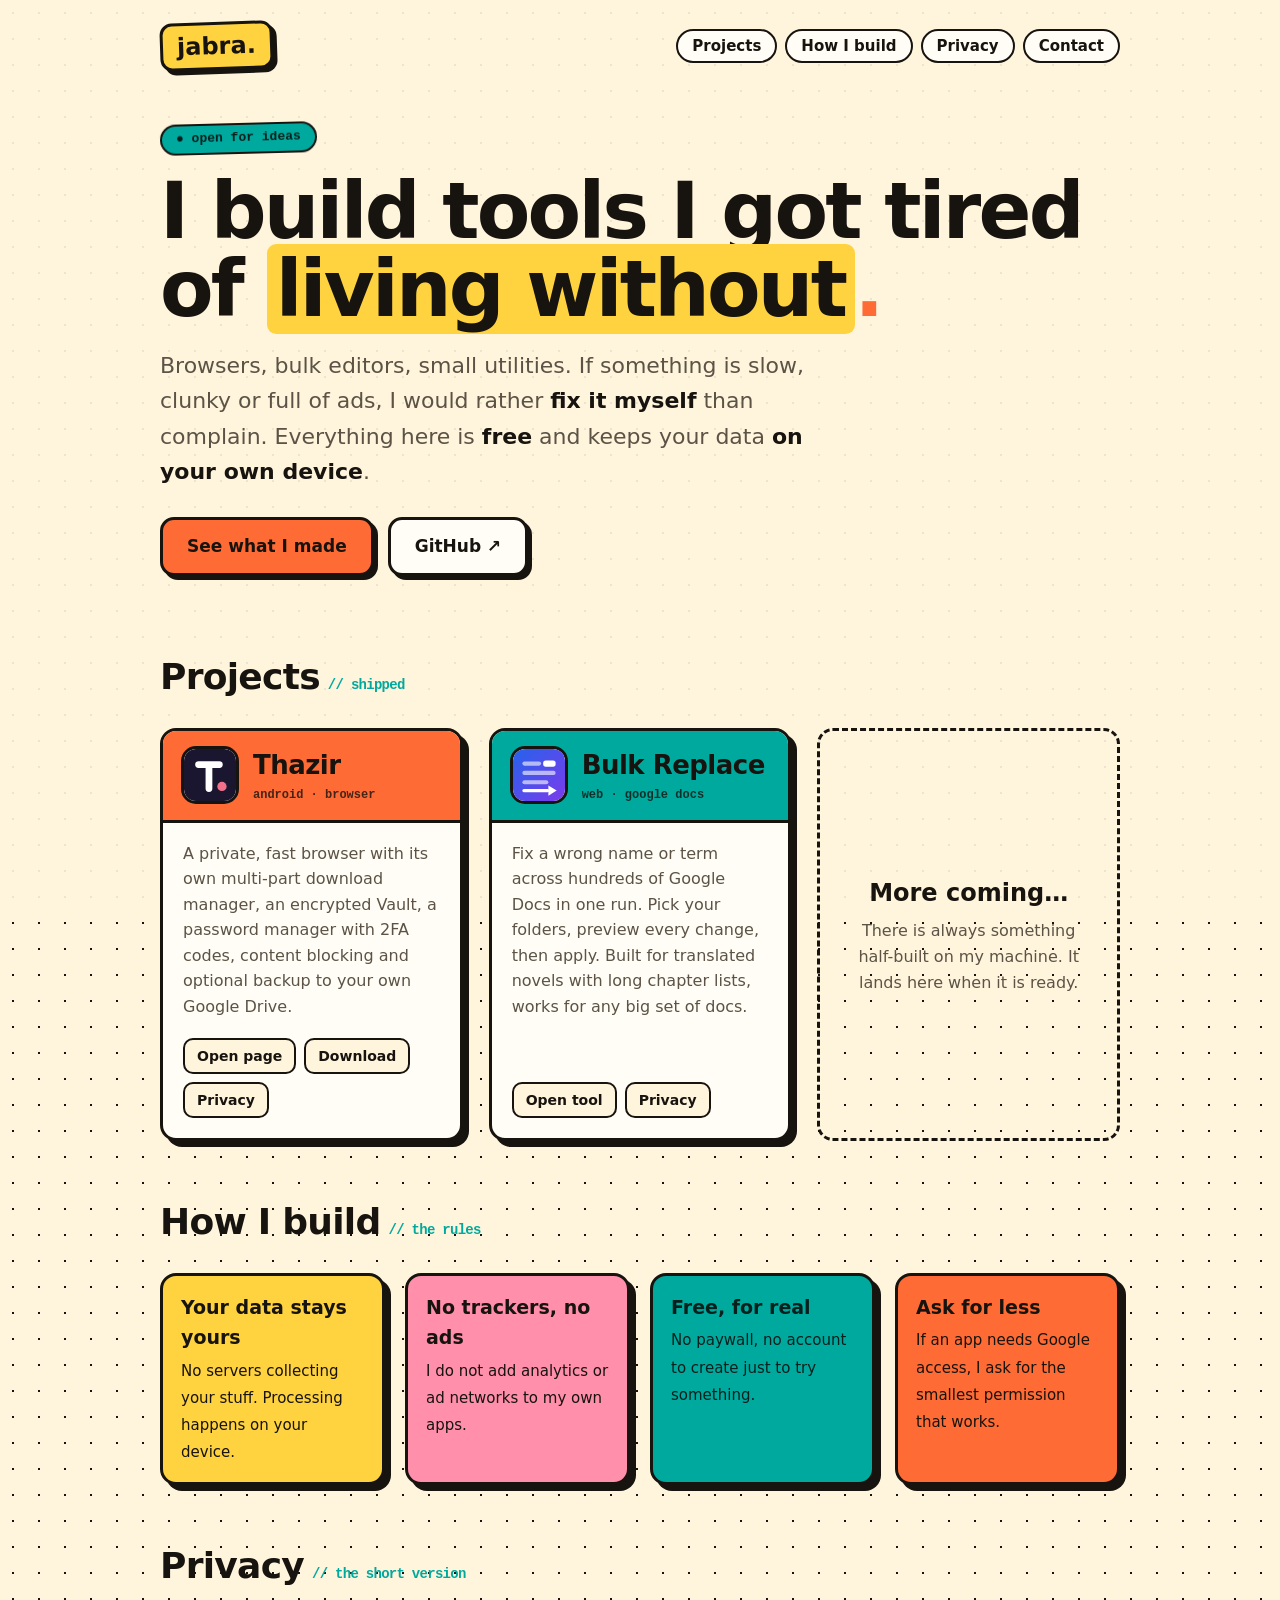
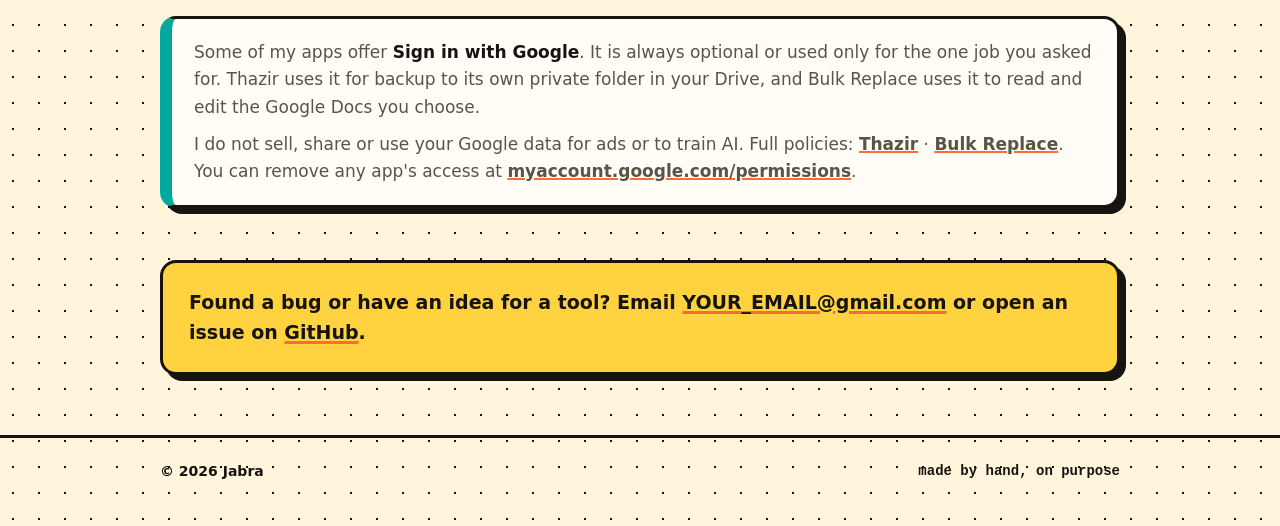
<file: index.html>
<!DOCTYPE html>
<html lang="en">
<head>
<meta charset="utf-8">
<meta name="viewport" content="width=device-width,initial-scale=1,viewport-fit=cover">
<title>Jabra: I build tools I got tired of living without</title>
<meta name="description" content="Jabra's corner of the internet: Thazir, a private Android browser, Bulk Replace, a bulk find-and-replace for Google Docs, and whatever I build next.">
<link rel="icon" href="data:image/svg+xml,%3Csvg xmlns='http://www.w3.org/2000/svg' viewBox='0 0 100 100'%3E%3Crect width='100' height='100' rx='24' fill='%23ff6b35'/%3E%3Cpath d='M28 30h40M48 30v44' stroke='white' stroke-width='12' stroke-linecap='round'/%3E%3C/svg%3E">
<style>
:root{--paper:#fff4dc;--card:#fffdf6;--ink:#17130f;--mut:#5c5346;--or:#ff6b35;--tl:#00a99d;--yl:#ffd23f;--pk:#ff8fab;--sh:6px 6px 0 var(--ink)}
@media(prefers-color-scheme:dark){:root{--paper:#15120e;--card:#1f1a14;--ink:#f6ead2;--mut:#b8ab94;--or:#ff7a45;--tl:#2dd4c4;--yl:#ffd23f;--pk:#ff8fab;--sh:6px 6px 0 #000}}
*{box-sizing:border-box}
html{scroll-behavior:smooth}
body{margin:0;background:var(--paper);color:var(--ink);font:17px/1.6 "Trebuchet MS",system-ui,-apple-system,"Segoe UI",Roboto,Arial,sans-serif;padding:env(safe-area-inset-top) 0 env(safe-area-inset-bottom);
background-image:radial-gradient(var(--ink) 1px,transparent 1.2px);background-size:26px 26px;background-position:0 0;background-attachment:local}
body::before{content:"";position:fixed;inset:0;background:var(--paper);opacity:.93;z-index:-1}
a{color:inherit}
.w{max-width:1000px;margin:0 auto;padding:0 20px}
.mono{font-family:ui-monospace,SFMono-Regular,Menlo,Consolas,"Liberation Mono",monospace}
.box{background:var(--card);border:3px solid var(--ink);border-radius:16px;box-shadow:var(--sh)}
nav{display:flex;justify-content:space-between;align-items:center;gap:12px;flex-wrap:wrap;padding:22px 0 8px}
.brand{font-weight:900;font-size:24px;text-decoration:none;background:var(--yl);color:#17130f;border:3px solid var(--ink);border-radius:12px;padding:2px 14px;box-shadow:4px 4px 0 var(--ink);transform:rotate(-2deg);display:inline-block}
nav .links{display:flex;gap:8px;flex-wrap:wrap}
nav .links a{font-weight:700;font-size:15px;text-decoration:none;border:2.5px solid var(--ink);border-radius:999px;padding:3px 14px;background:var(--card)}
nav .links a:hover{background:var(--or);color:#17130f}
.hero{padding:44px 0 26px}
.sticker{display:inline-block;font-size:13px;font-weight:700;background:var(--tl);color:#06201e;border:2.5px solid var(--ink);border-radius:999px;padding:3px 14px;margin-bottom:18px;transform:rotate(-1.5deg)}
h1{font-size:clamp(40px,9vw,78px);line-height:1;margin:0 0 20px;font-weight:900;letter-spacing:-.035em}
h1 mark{background:var(--yl);color:#17130f;padding:0 .12em;border-radius:.12em;box-decoration-break:clone;-webkit-box-decoration-break:clone}
h1 .u{color:var(--or)}
.lead{font-size:clamp(18px,3.6vw,22px);color:var(--mut);max-width:680px;margin:0 0 28px}
.lead b{color:var(--ink)}
.btns{display:flex;gap:14px;flex-wrap:wrap}
.b{display:inline-block;padding:13px 24px;font-weight:800;text-decoration:none;border:3px solid var(--ink);border-radius:14px;box-shadow:4px 4px 0 var(--ink);transition:transform .12s,box-shadow .12s}
.b:hover{transform:translate(3px,3px);box-shadow:1px 1px 0 var(--ink)}
.b.p{background:var(--or);color:#17130f}
.b.s{background:var(--card)}
section{padding:46px 0 6px}
h2{font-size:clamp(26px,5vw,36px);margin:0 0 22px;font-weight:900;letter-spacing:-.02em}
h2 small{font-size:14px;font-weight:700;margin-left:8px;color:var(--tl)}
.proj{display:grid;grid-template-columns:repeat(auto-fit,minmax(290px,1fr));gap:26px}
.card{padding:0;display:flex;flex-direction:column;overflow:hidden;transition:transform .15s}
.card:hover{transform:translate(-2px,-2px)}
.card .top{padding:14px 18px;border-bottom:3px solid var(--ink);display:flex;align-items:center;gap:14px}
.card.t1 .top{background:var(--or)}
.card.t2 .top{background:var(--tl)}
.card .top h3{margin:0;font-size:26px;font-weight:900;color:#17130f;letter-spacing:-.02em}
.card .top .tags{font-size:12px;font-weight:700;color:#17130f;opacity:.8}
.ic{width:58px;height:58px;flex:none;border:3px solid var(--ink);border-radius:15px;background:#fff}
.card .bd{padding:18px 20px 20px;display:flex;flex-direction:column;flex:1}
.card p{margin:0 0 18px;color:var(--mut);font-size:16px}
.row{margin-top:auto;display:flex;flex-wrap:wrap;gap:8px}
.row a{font-weight:800;font-size:14px;text-decoration:none;border:2.5px solid var(--ink);border-radius:10px;padding:5px 12px;background:var(--paper)}
.row a:hover{background:var(--yl);color:#17130f}
.soon{border-style:dashed;box-shadow:none;background:transparent;padding:24px;text-align:center;justify-content:center;align-items:center}
.soon h3{margin:0 0 6px;font-size:24px;font-weight:900}
.soon p{margin:0;color:var(--mut)}
.rules{display:grid;grid-template-columns:repeat(auto-fit,minmax(220px,1fr));gap:20px}
.rule{padding:16px 18px}
.rule:nth-child(1){background:var(--yl);color:#17130f}
.rule:nth-child(2){background:var(--pk);color:#17130f}
.rule:nth-child(3){background:var(--tl);color:#06201e}
.rule:nth-child(4){background:var(--or);color:#17130f}
.rule b{display:block;font-size:19px;font-weight:900;margin-bottom:4px}
.rule span{font-size:15px}
.priv{padding:20px 22px;border-left-width:12px;border-left-color:var(--tl)}
.priv p{margin:0 0 10px;color:var(--mut)}.priv p:last-child{margin:0}
.priv b{color:var(--ink)}
.priv a{font-weight:800;text-decoration-thickness:2px;text-decoration-color:var(--or)}
.contact{padding:24px 26px;background:var(--yl);color:#17130f}
.contact p{margin:0;font-size:19px;font-weight:600}
.contact a{font-weight:900;text-decoration-thickness:3px;text-decoration-color:var(--or)}
footer{margin-top:54px;border-top:3px solid var(--ink);padding:22px 0 44px;font-size:14px;font-weight:700}
footer .w{display:flex;justify-content:space-between;flex-wrap:wrap;gap:8px}
@media(prefers-reduced-motion:reduce){.b,.card{transition:none}}
</style>
</head>
<body>
<div class="w">
<nav>
  <a class="brand" href="#top">jabra.</a>
  <div class="links"><a href="#projects">Projects</a><a href="#how">How I build</a><a href="#privacy">Privacy</a><a href="#contact">Contact</a></div>
</nav>

<header class="hero" id="top">
  <span class="sticker mono">&#9679; open for ideas</span>
  <h1>I build tools I got tired of <mark>living without</mark><span class="u">.</span></h1>
  <p class="lead">Browsers, bulk editors, small utilities. If something is slow, clunky or full of ads, I would rather <b>fix it myself</b> than complain. Everything here is <b>free</b> and keeps your data <b>on your own device</b>.</p>
  <div class="btns">
    <a class="b p" href="#projects">See what I made</a>
    <a class="b s" href="https://github.com/jabratl">GitHub &#8599;</a>
  </div>
</header>

<section id="projects">
  <h2>Projects<small class="mono">// shipped</small></h2>
  <div class="proj">

    <article class="box card t1">
      <div class="top">
        <svg class="ic" viewBox="0 0 100 100" role="img" aria-label="Thazir icon"><rect width="100" height="100" rx="22" fill="#1b1630"/><path d="M28 30h40M48 30v46" stroke="#fff" stroke-width="13" stroke-linecap="round" fill="none"/><circle cx="73" cy="72" r="9" fill="#f2708a"/></svg>
        <div><h3>Thazir</h3><div class="tags mono">android &middot; browser</div></div>
      </div>
      <div class="bd">
        <p>A private, fast browser with its own multi-part download manager, an encrypted Vault, a password manager with 2FA codes, content blocking and optional backup to your own Google Drive.</p>
        <div class="row">
          <a href="https://jabratl.github.io/thazir/">Open page</a>
          <a href="https://github.com/jabratl/Thazir/releases/latest">Download</a>
          <a href="https://jabratl.github.io/thazir/thazir-privacy.html">Privacy</a>
        </div>
      </div>
    </article>

    <article class="box card t2">
      <div class="top">
        <svg class="ic" viewBox="0 0 100 100" role="img" aria-label="Bulk Replace icon"><defs><linearGradient id="g" x1="0" y1="0" x2="1" y2="1"><stop offset="0" stop-color="#2563eb"/><stop offset="1" stop-color="#7c3aed"/></linearGradient></defs><rect width="100" height="100" rx="22" fill="url(#g)"/><rect x="18" y="24" width="36" height="8" rx="4" fill="#fff" fill-opacity=".6"/><rect x="58" y="22" width="24" height="12" rx="5" fill="#fff"/><rect x="18" y="42" width="64" height="8" rx="4" fill="#fff" fill-opacity=".6"/><rect x="18" y="60" width="50" height="8" rx="4" fill="#fff" fill-opacity=".6"/><rect x="18" y="77" width="52" height="6" rx="3" fill="#fff"/><path d="M68 70l16 10-16 10z" fill="#fff"/></svg>
        <div><h3>Bulk Replace</h3><div class="tags mono">web &middot; google docs</div></div>
      </div>
      <div class="bd">
        <p>Fix a wrong name or term across hundreds of Google Docs in one run. Pick your folders, preview every change, then apply. Built for translated novels with long chapter lists, works for any big set of docs.</p>
        <div class="row">
          <a href="https://jabratl.github.io/bulk-replace/">Open tool</a>
          <a href="https://jabratl.github.io/bulk-replace/privacy.html">Privacy</a>
        </div>
      </div>
    </article>

    <article class="box card soon">
      <h3>More coming&hellip;</h3>
      <p>There is always something half-built on my machine. It lands here when it is ready.</p>
    </article>

  </div>
</section>

<section id="how">
  <h2>How I build<small class="mono">// the rules</small></h2>
  <div class="rules">
    <div class="box rule"><b>Your data stays yours</b><span>No servers collecting your stuff. Processing happens on your device.</span></div>
    <div class="box rule"><b>No trackers, no ads</b><span>I do not add analytics or ad networks to my own apps.</span></div>
    <div class="box rule"><b>Free, for real</b><span>No paywall, no account to create just to try something.</span></div>
    <div class="box rule"><b>Ask for less</b><span>If an app needs Google access, I ask for the smallest permission that works.</span></div>
  </div>
</section>

<section id="privacy">
  <h2>Privacy<small class="mono">// the short version</small></h2>
  <div class="box priv">
    <p>Some of my apps offer <b>Sign in with Google</b>. It is always optional or used only for the one job you asked for. Thazir uses it for backup to its own private folder in your Drive, and Bulk Replace uses it to read and edit the Google Docs you choose.</p>
    <p>I do not sell, share or use your Google data for ads or to train AI. Full policies: <a href="https://jabratl.github.io/thazir/thazir-privacy.html">Thazir</a> &middot; <a href="https://jabratl.github.io/bulk-replace/privacy.html">Bulk Replace</a>. You can remove any app's access at <a href="https://myaccount.google.com/permissions">myaccount.google.com/permissions</a>.</p>
  </div>
</section>

<section id="contact">
  <div class="box contact">
    <p>Found a bug or have an idea for a tool? Email <a href="mailto:YOUR_EMAIL@gmail.com">YOUR_EMAIL@gmail.com</a> or open an issue on <a href="https://github.com/jabratl">GitHub</a>.</p>
  </div>
</section>
</div>

<footer>
  <div class="w">
    <span>&copy; 2026 Jabra</span>
    <span class="mono">made by hand, on purpose</span>
  </div>
</footer>
</body>
</html>
</file>
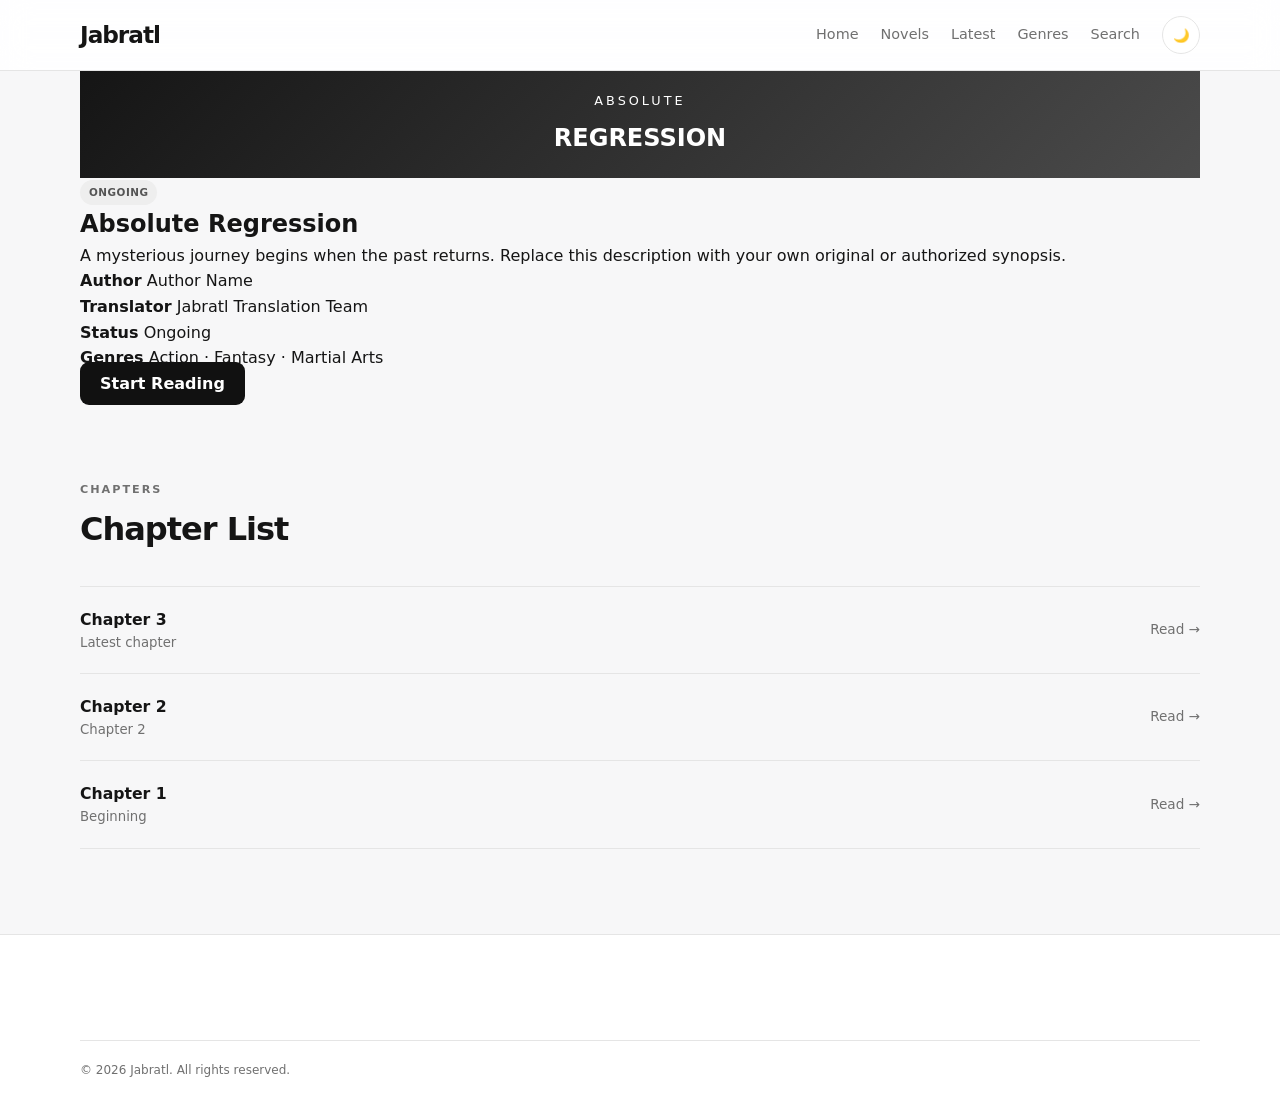
<file: novels/no name/index.html>
<!DOCTYPE html>
<html lang="en">

<head>

<meta charset="UTF-8">

<meta name="viewport"
content="width=device-width, initial-scale=1.0">

<meta name="description"
content="Read Absolute Regression translated into English on Jabratl.">

<title>Absolute Regression — Jabratl</title>

<link rel="stylesheet"
href="../../assets/css/style.css">

</head>


<body>

<header class="header">

<div class="container header-inner">

<a href="../../index.html"
class="logo">
Jabratl
</a>


<nav class="navigation">

<a href="../../index.html">
Home
</a>

<a href="../../novels.html">
Novels
</a>

<a href="../../latest.html">
Latest
</a>

<a href="../../genres.html">
Genres
</a>

<a href="../../search.html">
Search
</a>

<button id="themeToggle"
class="theme-toggle">
🌙
</button>

</nav>

</div>

</header>


<main>


<section class="novel-hero">

<div class="container novel-header">


<div class="large-cover">

<div class="cover-placeholder">

<span>ABSOLUTE</span>

<strong>REGRESSION</strong>

</div>

</div>


<div class="novel-details">

<div class="status">
ONGOING
</div>


<h1>
Absolute Regression
</h1>


<p class="novel-description">

A mysterious journey begins when
the past returns.

Replace this description with your
own original or authorized synopsis.

</p>


<div class="metadata">

<div>
<strong>Author</strong>
<span>Author Name</span>
</div>

<div>
<strong>Translator</strong>
<span>Jabratl Translation Team</span>
</div>

<div>
<strong>Status</strong>
<span>Ongoing</span>
</div>

<div>
<strong>Genres</strong>
<span>Action · Fantasy · Martial Arts</span>
</div>

</div>


<a href="chapter-001.html"
class="button button-primary">

Start Reading

</a>

</div>

</div>

</section>



<section class="section">

<div class="container">

<div class="section-header">

<div>

<div class="small-title">
CHAPTERS
</div>

<h2>
Chapter List
</h2>

</div>

</div>


<div class="chapter-list">


<a href="chapter-003.html"
class="chapter">

<div>

<strong>
Chapter 3
</strong>

<span>
Latest chapter
</span>

</div>

<div class="chapter-right">
Read →
</div>

</a>


<a href="chapter-002.html"
class="chapter">

<div>

<strong>
Chapter 2
</strong>

<span>
Chapter 2
</span>

</div>

<div class="chapter-right">
Read →
</div>

</a>


<a href="chapter-001.html"
class="chapter">

<div>

<strong>
Chapter 1
</strong>

<span>
Beginning
</span>

</div>

<div class="chapter-right">
Read →
</div>

</a>


</div>

</div>

</section>

</main>


<footer class="footer">

<div class="container footer-bottom">

© 2026 Jabratl. All rights reserved.

</div>

</footer>


<script src="../../assets/js/main.js"></script>

</body>

</html>
</file>
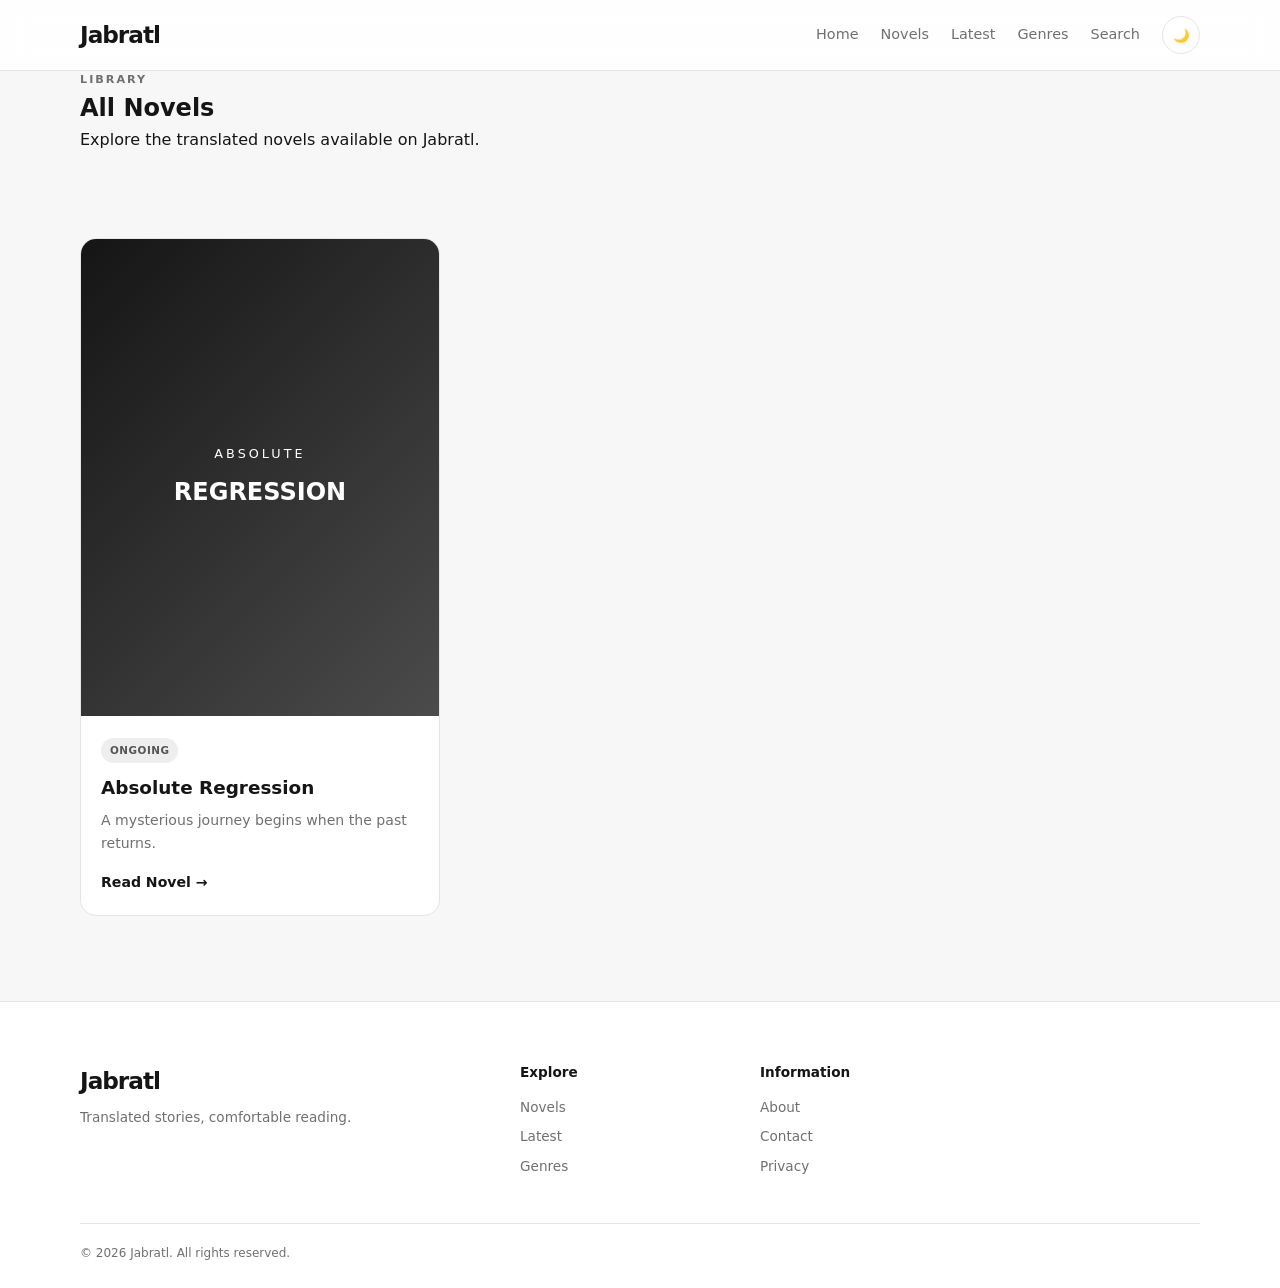
<file: novels.html>
<!DOCTYPE html>
<html lang="en">

<head>
<meta charset="UTF-8">
<meta name="viewport" content="width=device-width, initial-scale=1.0">

<meta name="description"
content="Browse translated novels available on Jabratl.">

<title>Novels — Jabratl</title>

<link rel="stylesheet" href="assets/css/style.css">
</head>

<body>

<header class="header">

<div class="container header-inner">

<a href="index.html" class="logo">
Jabratl
</a>

<nav class="navigation">

<a href="index.html">Home</a>
<a href="novels.html">Novels</a>
<a href="latest.html">Latest</a>
<a href="genres.html">Genres</a>
<a href="search.html">Search</a>

<button id="themeToggle"
class="theme-toggle">
🌙
</button>

</nav>

</div>

</header>


<main>

<section class="page-hero">

<div class="container">

<div class="small-title">
LIBRARY
</div>

<h1>All Novels</h1>

<p>
Explore the translated novels available
on Jabratl.
</p>

</div>

</section>


<section class="section">

<div class="container">

<div class="novel-grid">


<article class="novel-card">

<a href="novels/absolute-regression/index.html"
class="cover">

<div class="cover-placeholder">

<span>ABSOLUTE</span>

<strong>REGRESSION</strong>

</div>

</a>


<div class="novel-content">

<div class="status">
ONGOING
</div>

<h3>
Absolute Regression
</h3>

<p>
A mysterious journey begins when
the past returns.
</p>

<a class="read-link"
href="novels/absolute-regression/index.html">

Read Novel →

</a>

</div>

</article>


</div>

</div>

</section>

</main>


<footer class="footer">

<div class="container footer-top">

<div class="footer-brand">

<div class="logo">
Jabratl
</div>

<p>
Translated stories,
comfortable reading.
</p>

</div>


<div class="footer-column">

<h4>Explore</h4>

<a href="novels.html">Novels</a>
<a href="latest.html">Latest</a>
<a href="genres.html">Genres</a>

</div>


<div class="footer-column">

<h4>Information</h4>

<a href="about.html">About</a>
<a href="contact.html">Contact</a>
<a href="privacy.html">Privacy</a>

</div>

</div>


<div class="container footer-bottom">

© 2026 Jabratl. All rights reserved.

</div>

</footer>


<script src="assets/js/main.js"></script>

</body>

</html>
</file>
<file: assets/css/style.css>
:root {

    --background: #f7f7f8;
    --surface: #ffffff;

    --text: #151515;
    --muted: #707070;

    --border: #e5e5e5;

    --accent: #111111;

    --header:
        rgba(255,255,255,0.88);

}


* {

    margin: 0;
    padding: 0;

    box-sizing: border-box;

}


html {

    scroll-behavior: smooth;

}


body {

    background: var(--background);

    color: var(--text);

    font-family:
        Inter,
        system-ui,
        -apple-system,
        BlinkMacSystemFont,
        "Segoe UI",
        sans-serif;

    line-height: 1.6;

}


a {

    color: inherit;

    text-decoration: none;

}


.container {

    width:
        min(
            1120px,
            calc(100% - 32px)
        );

    margin: auto;

}



/* HEADER */


.header {

    position: sticky;

    top: 0;

    z-index: 100;

    background: var(--header);

    backdrop-filter: blur(15px);

    border-bottom:
        1px solid var(--border);

}


.header-inner {

    height: 70px;

    display: flex;

    align-items: center;

    justify-content:
        space-between;

}


.logo {

    font-size: 1.45rem;

    font-weight: 900;

    letter-spacing: -1px;

}


.navigation {

    display: flex;

    align-items: center;

    gap: 22px;

}


.navigation a {

    color: var(--muted);

    font-size: .9rem;

    transition: .2s;

}


.navigation a:hover {

    color: var(--text);

}


.theme-toggle {

    width: 38px;

    height: 38px;

    border-radius: 50%;

    border:
        1px solid var(--border);

    background: var(--surface);

    cursor: pointer;

}



/* HERO */


.hero {

    padding:
        120px 0 110px;

    background:

        radial-gradient(
            circle at 80% 20%,
            rgba(0,0,0,.07),
            transparent 35%
        );

}


.hero-container {

    display: flex;

    align-items: center;

}


.hero-text {

    max-width: 850px;

}


.hero-tag {

    font-size: .72rem;

    font-weight: 800;

    letter-spacing: 2px;

    color: var(--muted);

}


.hero h1 {

    margin-top: 18px;

    font-size:
        clamp(
            3.2rem,
            8vw,
            6.5rem
        );

    line-height: .95;

    letter-spacing: -5px;

}


.hero h1 span {

    display: block;

    color: var(--muted);

}


.hero p {

    max-width: 600px;

    margin-top: 28px;

    color: var(--muted);

    font-size: 1.08rem;

}


.hero-buttons {

    display: flex;

    flex-wrap: wrap;

    gap: 12px;

    margin-top: 32px;

}


.button {

    padding:
        12px 20px;

    border-radius: 9px;

    font-weight: 700;

    transition: .2s;

}


.button-primary {

    background: #111;

    color: #fff;

}


.button-primary:hover {

    transform:
        translateY(-2px);

}


.button-outline {

    background:
        var(--surface);

    border:
        1px solid var(--border);

}



/* SECTION */


.section {

    padding: 85px 0;

}


.section-header {

    display: flex;

    justify-content:
        space-between;

    align-items: end;

    margin-bottom: 30px;

}


.small-title {

    font-size: .7rem;

    font-weight: 800;

    letter-spacing: 2px;

    color: var(--muted);

}


.section-header h2 {

    margin-top: 5px;

    font-size: 2rem;

    letter-spacing: -1px;

}


.view-all {

    font-size: .9rem;

    font-weight: 700;

}



/* NOVEL GRID */


.novel-grid {

    display: grid;

    grid-template-columns:
        repeat(3, 1fr);

    gap: 20px;

}


.novel-card {

    overflow: hidden;

    background:
        var(--surface);

    border:
        1px solid var(--border);

    border-radius: 16px;

    transition: .25s;

}


.novel-card:hover {

    transform:
        translateY(-5px);

    box-shadow:
        0 15px 35px
        rgba(0,0,0,.08);

}


.cover {

    display: block;

    aspect-ratio: 3 / 4;

}


.cover-placeholder {

    width: 100%;

    height: 100%;

    display: flex;

    flex-direction: column;

    justify-content: center;

    align-items: center;

    text-align: center;

    background:
        linear-gradient(
            135deg,
            #151515,
            #4b4b4b
        );

    color: white;

    padding: 20px;

}


.cover-placeholder span {

    font-size: .8rem;

    letter-spacing: 3px;

}


.cover-placeholder strong {

    margin-top: 8px;

    font-size: 1.5rem;

}


.novel-content {

    padding: 20px;

}


.status {

    display: inline-block;

    padding:
        4px 9px;

    border-radius: 20px;

    background:
        #eeeeee;

    color: #555;

    font-size: .65rem;

    font-weight: 800;

    letter-spacing: .5px;

}


.novel-content h3 {

    margin-top: 10px;

    font-size: 1.15rem;

}


.novel-content p {

    margin-top: 7px;

    margin-bottom: 15px;

    color: var(--muted);

    font-size: .88rem;

}


.read-link {

    font-size: .88rem;

    font-weight: 800;

}



/* LATEST */


.latest-section {

    padding: 85px 0;

    background:
        var(--surface);

}


.chapter-list {

    border-top:
        1px solid var(--border);

}


.chapter {

    display: flex;

    align-items: center;

    justify-content:
        space-between;

    padding:
        20px 0;

    border-bottom:
        1px solid var(--border);

}


.chapter div:first-child {

    display: flex;

    flex-direction: column;

}


.chapter strong {

    font-size: .98rem;

}


.chapter div:first-child span {

    color: var(--muted);

    font-size: .83rem;

}


.chapter-right {

    color: var(--muted);

    font-size: .85rem;

}


.chapter-right span {

    margin-right: 12px;

    color: #111;

    font-weight: 800;

}



/* ABOUT */


.about-section {

    padding: 100px 0;

}


.about-container {

    display: grid;

    grid-template-columns:
        1fr 1fr;

    gap: 60px;

}


.about-container h2 {

    margin-top: 8px;

    font-size:
        clamp(2rem, 5vw, 3.5rem);

    line-height: 1.05;

    letter-spacing: -2px;

}


.about-container p {

    color: var(--muted);

    font-size: 1rem;

}



/* FOOTER */


.footer {

    padding:
        60px 0 25px;

    background:
        var(--surface);

    border-top:
        1px solid var(--border);

}


.footer-top {

    display: grid;

    grid-template-columns:
        2fr 1fr 1fr 1fr;

    gap: 40px;

}


.footer-brand p {

    margin-top: 8px;

    color: var(--muted);

    font-size: .85rem;

}


.footer-column {

    display: flex;

    flex-direction: column;

    gap: 8px;

}


.footer-column h4 {

    margin-bottom: 5px;

    font-size: .85rem;

}


.footer-column a {

    color: var(--muted);

    font-size: .85rem;

}


.footer-bottom {

    margin-top: 45px;

    padding-top: 20px;

    border-top:
        1px solid var(--border);

    color: var(--muted);

    font-size: .75rem;

}



/* DARK MODE */


body.dark {

    --background: #101010;

    --surface: #181818;

    --text: #f5f5f5;

    --muted: #9b9b9b;

    --border: #2a2a2a;

    --accent: #ffffff;

    --header:
        rgba(16,16,16,.9);

}


body.dark .button-primary {

    background: #fff;

    color: #111;

}


body.dark .status {

    background: #292929;

    color: #bbb;

}


body.dark .cover-placeholder {

    background:
        linear-gradient(
            135deg,
            #050505,
            #333
        );

}



/* MOBILE */


@media (max-width: 800px) {


    .navigation {

        gap: 10px;

    }


    .navigation a {

        display: none;

    }


    .hero {

        padding:
            80px 0;

    }


    .hero h1 {

        font-size:
            clamp(
                3rem,
                15vw,
                5rem
            );

        letter-spacing: -3px;

    }


    .novel-grid {

        grid-template-columns: 1fr;

    }


    .section,
    .latest-section {

        padding: 60px 0;

    }


    .section-header {

        align-items:
            flex-start;

        flex-direction:
            column;

        gap: 12px;

    }


    .about-container {

        grid-template-columns: 1fr;

        gap: 25px;

    }


    .footer-top {

        grid-template-columns:
            1fr 1fr;

    }

}


@media (max-width: 500px) {


    .footer-top {

        grid-template-columns:
            1fr;

    }


    .chapter {

        gap: 15px;

    }

}
</file>
